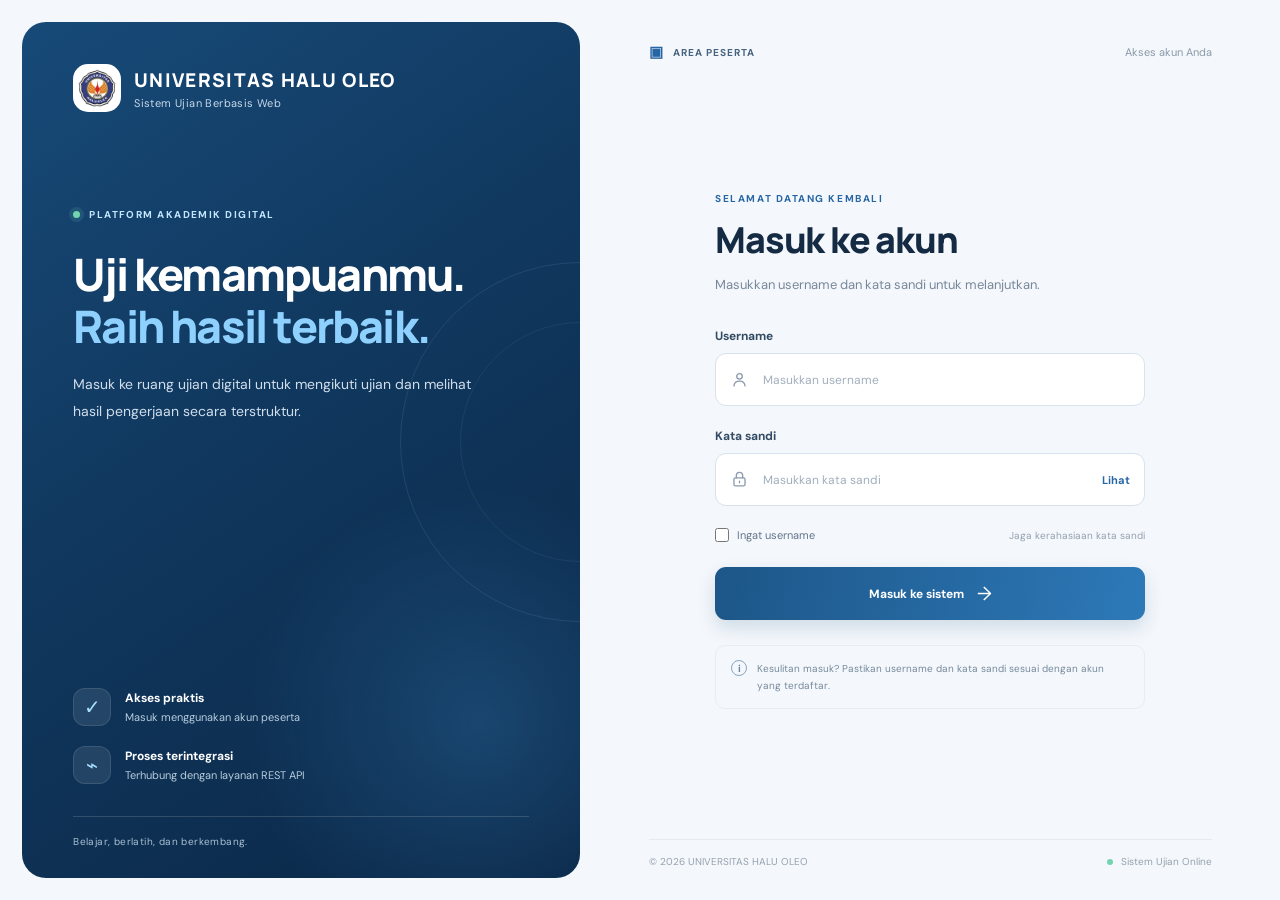
<file: index.html>
<!doctype html>
<html lang="id">
<head>
  <meta charset="utf-8">
  <meta name="viewport" content="width=device-width, initial-scale=1">
  <meta name="theme-color" content="#123b63">
  <title>Masuk | Sistem Ujian Online</title>
  <link rel="stylesheet" href="css/style.css">
  <script src="js/login.js" defer></script>
</head>
<body>
  <main class="page-shell">
    <section class="intro-panel" aria-label="Informasi sistem ujian">
      <div class="brand">
        <div class="brand-mark logo-mark">
          <img src="assets/logo-universitas-halu-oleo.png" alt="Logo Universitas Halu Oleo">
        </div>
        <div>
          <p class="brand-name">UNIVERSITAS HALU OLEO</p>
          <p class="brand-caption">Sistem Ujian Berbasis Web</p>
        </div>
      </div>

      <div class="intro-copy">
        <span class="eyebrow"><span class="status-dot"></span> PLATFORM AKADEMIK DIGITAL</span>
        <h1>Uji kemampuanmu.<br><span>Raih hasil terbaik.</span></h1>
        <p>Masuk ke ruang ujian digital untuk mengikuti ujian dan melihat hasil pengerjaan secara terstruktur.</p>
      </div>

      <div class="feature-list">
        <div class="feature-item">
          <span class="feature-icon" aria-hidden="true">✓</span>
          <div><strong>Akses praktis</strong><small>Masuk menggunakan akun peserta</small></div>
        </div>
        <div class="feature-item">
          <span class="feature-icon" aria-hidden="true">⌁</span>
          <div><strong>Proses terintegrasi</strong><small>Terhubung dengan layanan REST API</small></div>
        </div>
      </div>
      <div class="decor decor-one"></div>
      <div class="decor decor-two"></div>
      <p class="panel-footer">Belajar, berlatih, dan berkembang.</p>
    </section>

    <section class="form-panel" aria-labelledby="login-title">
      <div class="form-topline">
        <span class="secure-label"><span class="lock-icon" aria-hidden="true">▣</span> AREA PESERTA</span>
        <span class="topline-note">Akses akun Anda</span>
      </div>

      <div class="login-card">
        <div class="mobile-brand">
          <div class="brand-mark small logo-mark">
            <img src="assets/logo-universitas-halu-oleo.png" alt="Logo Universitas Halu Oleo">
          </div>
          <span class="brand-name">UNIVERSITAS HALU OLEO</span>
        </div>
        <div class="heading-block">
          <p class="section-kicker">SELAMAT DATANG KEMBALI</p>
          <h2 id="login-title">Masuk ke akun</h2>
          <p class="subheading">Masukkan username dan kata sandi untuk melanjutkan.</p>
        </div>

        <form id="login-form" novalidate>
          <div class="field-group">
            <label for="username">Username</label>
            <div class="input-wrap">
              <span class="input-icon" aria-hidden="true">
                <svg viewBox="0 0 24 24"><circle cx="12" cy="8" r="3.5"></circle><path d="M5 20c.5-4 3-6 7-6s6.5 2 7 6"></path></svg>
              </span>
              <input id="username" name="username" type="text" autocomplete="username"
                     placeholder="Masukkan username" maxlength="50" required>
            </div>
            <small class="field-error" id="username-error"></small>
          </div>

          <div class="field-group">
            <div class="label-row">
              <label for="password">Kata sandi</label>
            </div>
            <div class="input-wrap">
              <span class="input-icon" aria-hidden="true">
                <svg viewBox="0 0 24 24"><rect x="5" y="10" width="14" height="10" rx="2"></rect><path d="M8 10V7a4 4 0 0 1 8 0v3"></path><path d="M12 14v2"></path></svg>
              </span>
              <input id="password" name="password" type="password" autocomplete="current-password"
                     placeholder="Masukkan kata sandi" required>
              <button class="toggle-password" id="toggle-password" type="button" aria-label="Tampilkan kata sandi" aria-pressed="false">Lihat</button>
            </div>
            <small class="field-error" id="password-error"></small>
          </div>

          <div class="form-options">
            <label class="remember-option"><input id="remember-username" type="checkbox"> <span>Ingat username</span></label>
            <span class="password-note">Jaga kerahasiaan kata sandi</span>
          </div>

          <div id="form-message" class="form-message" role="status" aria-live="polite" hidden></div>

          <button class="submit-button" id="submit-button" type="submit">
            <span class="button-label">Masuk ke sistem</span>
            <span class="button-arrow" aria-hidden="true">→</span>
          </button>
        </form>

        <div class="help-note">
          <span class="help-mark" aria-hidden="true">i</span>
          <p>Kesulitan masuk? Pastikan username dan kata sandi sesuai dengan akun yang terdaftar.</p>
        </div>
      </div>

      <footer class="form-footer">
        <span>© <span id="current-year"></span> UNIVERSITAS HALU OLEO</span>
        <span><span class="footer-dot"></span> Sistem Ujian Online</span>
      </footer>
    </section>
  </main>
</body>
</html>
</file>
<file: css/style.css>
@import url('https://fonts.googleapis.com/css2?family=DM+Sans:wght@400;500;600;700&family=Manrope:wght@400;500;600;700;800&display=swap');

:root {
  --navy: #123b63;
  --navy-deep: #0b2948;
  --blue: #2766a5;
  --blue-bright: #2f80c9;
  --ink: #172c42;
  --muted: #718197;
  --line: #dce5ee;
  --surface: #ffffff;
  --canvas: #f4f7fb;
  --danger: #b42318;
  --success: #087443;
  font-family: "DM Sans", Arial, sans-serif;
  color: var(--ink);
  background: var(--canvas);
}

* { box-sizing: border-box; }
body { margin: 0; min-height: 100vh; background: var(--canvas); }
button, input { font: inherit; }
button { cursor: pointer; }

.page-shell {
  display: grid;
  grid-template-columns: minmax(360px, 0.92fr) minmax(460px, 1.08fr);
  min-height: 100vh;
  padding: 22px;
  gap: 22px;
}

.intro-panel {
  position: relative;
  display: flex;
  flex-direction: column;
  min-height: 680px;
  overflow: hidden;
  padding: 42px clamp(28px, 4vw, 62px) 30px;
  color: #fff;
  border-radius: 24px;
  background:
    radial-gradient(circle at 82% 82%, rgba(65, 145, 210, .25), transparent 28%),
    linear-gradient(145deg, #174a78 0%, #10375d 47%, #0a2746 100%);
  isolation: isolate;
}
.brand { display: flex; align-items: center; gap: 13px; position: relative; z-index: 1; }
.brand-mark {
  width: 48px; height: 48px; display: grid; place-items: center;
  background: rgba(255,255,255,.12); border: 1px solid rgba(255,255,255,.2);
  border-radius: 15px;
}
.brand-mark svg { width: 33px; fill: none; stroke: #fff; stroke-width: 2.2; stroke-linecap: round; stroke-linejoin: round; }
.brand-name { margin: 0; font-family: Manrope, sans-serif; font-weight: 800; letter-spacing: 1.3px; font-size: 19px; }
.brand-name span { color: #8dd0ff; }
.brand-caption { margin: 3px 0 0; font-size: 11px; color: #c6d8e9; letter-spacing: .4px; }
.intro-copy { position: relative; z-index: 1; margin-top: clamp(70px, 10vh, 112px); max-width: 520px; }
.eyebrow, .secure-label { display: inline-flex; align-items: center; gap: 9px; font-size: 10px; font-weight: 700; letter-spacing: 1.45px; }
.eyebrow { color: #c5e6ff; }
.status-dot, .footer-dot { display: inline-block; width: 7px; height: 7px; border-radius: 50%; background: #72d5b0; box-shadow: 0 0 0 4px rgba(114,213,176,.13); }
h1 { margin: 25px 0 19px; font: 800 clamp(34px, 3.5vw, 52px)/1.16 Manrope, sans-serif; letter-spacing: -1.8px; }
h1 span { color: #8ed1ff; }
.intro-copy > p { max-width: 410px; color: #d0deec; font-size: 14px; line-height: 1.9; margin: 0; }
.feature-list { display: grid; gap: 20px; margin-top: auto; padding-top: 50px; position: relative; z-index: 1; }
.feature-item { display: flex; align-items: center; gap: 14px; }
.feature-icon { display: grid; place-items: center; width: 38px; height: 38px; border-radius: 12px; color: #a8e0ff; background: rgba(255,255,255,.09); border: 1px solid rgba(255,255,255,.11); font-size: 20px; }
.feature-item strong { display: block; font-size: 12px; font-weight: 700; }
.feature-item small { display: block; margin-top: 4px; font-size: 11px; color: #b7ccdf; }
.panel-footer { margin: 32px 0 0; padding-top: 18px; border-top: 1px solid rgba(255,255,255,.15); color: #a9bfd3; font-size: 10px; letter-spacing: .4px; position: relative; z-index: 1; }
.decor { position: absolute; border: 1px solid rgba(174,219,250,.11); border-radius: 50%; pointer-events: none; }
.decor-one { width: 360px; height: 360px; right: -180px; top: 28%; }
.decor-two { width: 240px; height: 240px; right: -120px; top: calc(28% + 60px); border-color: rgba(174,219,250,.08); }

.form-panel { display: flex; flex-direction: column; justify-content: space-between; padding: 20px clamp(18px, 3.6vw, 58px) 10px; min-width: 0; }
.form-topline { display: flex; justify-content: space-between; align-items: center; color: #64778c; }
.secure-label { color: #47637f; letter-spacing: 1px; font-size: 10px; }
.lock-icon { color: var(--blue); font-size: 15px; }
.topline-note { font-size: 11px; color: #8a99a9; }
.login-card { width: 100%; max-width: 430px; margin: 44px auto; }
.mobile-brand { display: none; }
.section-kicker { color: var(--blue); font-size: 10px; font-weight: 700; letter-spacing: 1.55px; margin: 0 0 13px; }
h2 { margin: 0; font: 800 clamp(28px, 2.8vw, 36px)/1.2 Manrope, sans-serif; letter-spacing: -1.2px; color: #142b43; }
.subheading { margin: 13px 0 32px; color: #78889a; font-size: 13px; line-height: 1.7; }
.field-group { margin-bottom: 22px; }
.field-group label { display: block; font-size: 12px; font-weight: 700; color: #344c63; margin-bottom: 9px; }
.input-wrap { display: flex; align-items: center; min-height: 53px; border: 1px solid #d8e2ec; border-radius: 11px; background: #fff; transition: border-color .2s, box-shadow .2s; }
.input-wrap:focus-within { border-color: #4389c4; box-shadow: 0 0 0 4px rgba(47,128,201,.10); }
.input-icon { display: grid; place-items: center; width: 47px; flex: 0 0 47px; color: #8b9bad; }
.input-icon svg { width: 19px; height: 19px; fill: none; stroke: currentColor; stroke-width: 1.7; stroke-linecap: round; stroke-linejoin: round; }
.input-wrap input { width: 100%; min-width: 0; border: 0; outline: 0; background: transparent; padding: 14px 8px 14px 0; color: #23394e; font-size: 12px; }
.input-wrap input::placeholder { color: #a2afbd; }
.toggle-password { border: 0; background: transparent; padding: 10px 14px; color: var(--blue); font-size: 11px; font-weight: 700; }
.field-error { display: block; min-height: 0; color: var(--danger); font-size: 11px; margin-top: 6px; }
.field-error:not(:empty) { min-height: 14px; }
.form-options { display: flex; justify-content: space-between; align-items: center; gap: 12px; margin: 2px 0 25px; }
.remember-option { display: inline-flex; align-items: center; gap: 8px; color: #63758a; font-size: 11px; cursor: pointer; }
.remember-option input { accent-color: var(--blue); width: 14px; height: 14px; margin: 0; }
.password-note { font-size: 10px; color: #94a1af; }
.form-message { padding: 12px 13px; margin-bottom: 17px; border-radius: 9px; font-size: 12px; line-height: 1.5; }
.form-message.error { color: var(--danger); background: #fff1f0; border: 1px solid #ffd5d2; }
.form-message.success { color: var(--success); background: #edfbf4; border: 1px solid #c5eed9; }
.form-message.info { color: #245c89; background: #eef7ff; border: 1px solid #cfe8fb; }
.submit-button { display: flex; align-items: center; justify-content: center; gap: 13px; width: 100%; min-height: 53px; border: 0; border-radius: 11px; background: linear-gradient(100deg, #1d5688, #2d79b8); color: white; font-size: 12px; font-weight: 700; box-shadow: 0 8px 17px rgba(28,88,139,.17); transition: transform .18s, box-shadow .18s, opacity .18s; }
.submit-button:hover { transform: translateY(-1px); box-shadow: 0 11px 20px rgba(28,88,139,.22); }
.submit-button:disabled { opacity: .65; cursor: wait; transform: none; }
.button-arrow { font-size: 19px; font-weight: 400; }
.help-note { display: flex; align-items: flex-start; gap: 10px; margin-top: 25px; padding: 14px 15px; background: #f4f8fc; border: 1px solid #e6edf4; border-radius: 10px; }
.help-mark { display: grid; place-items: center; flex: 0 0 16px; width: 16px; height: 16px; border: 1px solid #8ba6c0; border-radius: 50%; color: #67829e; font-size: 10px; font-weight: 700; }
.help-note p { margin: 0; font-size: 10px; line-height: 1.7; color: #77899b; }
.form-footer { display: flex; justify-content: space-between; align-items: center; gap: 12px; color: #95a2af; font-size: 10px; padding-top: 15px; border-top: 1px solid #e4eaf0; }
.form-footer > span:last-child { display: flex; align-items: center; gap: 8px; }
.footer-dot { width: 6px; height: 6px; box-shadow: none; }

@media (max-width: 900px) {
  .page-shell { grid-template-columns: minmax(300px, .8fr) minmax(380px, 1.2fr); padding: 14px; gap: 14px; }
  .intro-panel { padding: 32px 28px 25px; }
  .form-panel { padding: 18px 24px 10px; }
  h1 { font-size: 36px; }
}
@media (max-width: 700px) {
  .page-shell { display: block; padding: 0; min-height: 100vh; }
  .intro-panel { display: none; }
  .form-panel { min-height: 100vh; padding: 20px 22px 15px; }
  .form-topline { padding: 2px 0; }
  .login-card { max-width: 430px; margin: 48px auto; }
  .mobile-brand { display: flex; align-items: center; gap: 10px; margin-bottom: 38px; }
  .brand-mark.small { width: 36px; height: 36px; border-radius: 11px; background: var(--navy); color: #fff; font: 800 17px Manrope, sans-serif; }
  .mobile-brand .brand-name { color: var(--navy); font-size: 16px; }
  .mobile-brand .brand-name span { color: var(--blue-bright); }
  .form-footer { font-size: 9px; }
}
@media (max-width: 420px) {
  .form-panel { padding-left: 18px; padding-right: 18px; }
  .topline-note, .password-note { display: none; }
  .login-card { margin: 35px auto; }
  .form-options { margin-bottom: 20px; }
}


/* Logo resmi Universitas Halu Oleo */
.brand-mark.logo-mark {
  overflow: hidden;
  padding: 3px;
  background: #fff;
  border-color: rgba(255,255,255,.35);
  flex: 0 0 48px;
}
.brand-mark.logo-mark img {
  display: block;
  width: 100%;
  height: 100%;
  object-fit: contain;
}
.brand-mark.small.logo-mark {
  width: 36px;
  height: 36px;
  flex-basis: 36px;
  padding: 2px;
  border-radius: 9px;
}
</file>
<file: css/admin.css>
@import url('https://fonts.googleapis.com/css2?family=DM+Sans:wght@400;500;600;700&family=Manrope:wght@400;500;600;700;800&display=swap');
:root{--navy:#123b63;--navy2:#0b2948;--blue:#2875b5;--ink:#172c42;--muted:#718197;--line:#e2eaf2;--canvas:#f4f7fb;--white:#fff;--green:#1b9866;--red:#b42318;font-family:"DM Sans",Arial,sans-serif;color:var(--ink);background:var(--canvas)}
*{box-sizing:border-box}body{margin:0}button,input{font:inherit}button{cursor:pointer}a{color:inherit;text-decoration:none}[hidden]{display:none!important}
.app-shell{min-height:100vh}.sidebar{position:fixed;inset:0 auto 0 0;width:250px;display:flex;flex-direction:column;padding:25px 17px 18px;background:linear-gradient(165deg,#123e68,#0b2948);color:#fff;z-index:10}
.brand{display:flex;align-items:center;gap:11px;padding:0 8px 32px}.brand-icon{width:43px;height:43px;border-radius:13px;background:#ffffff17;border:1px solid #ffffff2a;display:grid;place-items:center;flex-shrink:0}.brand-icon svg{width:29px;fill:none;stroke:#fff;stroke-width:2;stroke-linecap:round;stroke-linejoin:round}.brand strong{display:block;font:800 16px Manrope,sans-serif;letter-spacing:.7px}.brand strong span{color:#8ed1ff}.brand small{display:block;color:#c4d8e9;font-size:10px;margin-top:3px}.sidebar-label{font-size:9px;letter-spacing:1.6px;color:#90aec9;font-weight:700;padding:0 12px 12px}.side-nav{display:grid;gap:6px}.nav-link{display:flex;align-items:center;gap:12px;padding:12px 13px;border-radius:9px;color:#c4d6e7;font-size:12px;transition:.18s}.nav-link:hover{background:#ffffff0e;color:white}.nav-link.active{background:#ffffff19;color:#fff;font-weight:700;box-shadow:inset 3px 0 #83cfff}.nav-symbol{width:18px;text-align:center;font-size:17px}.soon-tag{margin-left:auto;font-size:8px;padding:3px 5px;border-radius:5px;background:#ffffff14;color:#a7c9e5;letter-spacing:.5px}.sidebar-bottom{margin-top:auto}.side-help{padding:15px 13px;border-radius:12px;background:#ffffff0d;border:1px solid #ffffff15;margin-bottom:16px}.help-bubble{width:22px;height:22px;border:1px solid #8abce3;color:#b9e0ff;border-radius:50%;display:grid;place-items:center;font-size:12px;margin-bottom:12px}.side-help strong{font-size:11px}.side-help p{font-size:10px;line-height:1.7;color:#a9c1d7;margin:6px 0 0}.logout-button{display:flex;align-items:center;gap:10px;width:100%;padding:12px;border:1px solid #ffffff20;border-radius:9px;background:transparent;color:#d3e2ef;font-size:11px;text-align:left}.logout-button:hover{background:#ffffff12}.logout-button span{font-size:17px}
.main-area{margin-left:250px;min-height:100vh}.topbar{height:76px;display:flex;align-items:center;justify-content:space-between;padding:0 36px;background:#fff;border-bottom:1px solid var(--line)}.breadcrumbs{display:flex;align-items:center;gap:11px;font-size:11px;color:#7d8da0}.breadcrumbs span:first-child{font-weight:700;color:#41617e;letter-spacing:.4px}.breadcrumbs strong{color:#213c55}.crumb-separator{color:#c2ccd6}.topbar-right{display:flex;align-items:center;gap:25px}.system-status{display:flex;align-items:center;gap:7px;color:#65798d;font-size:10px}.system-status i,.connection-badge i{width:7px;height:7px;background:#54cba0;border-radius:50%;display:inline-block}.user-chip{display:flex;align-items:center;gap:10px;border-left:1px solid var(--line);padding-left:22px}.avatar{width:36px;height:36px;display:grid;place-items:center;border-radius:11px;background:#e5f1fc;color:#1d6096;font-weight:800;font-size:13px}.user-chip-text strong{display:block;font-size:11px}.user-chip-text small{display:block;color:#8594a5;font-size:9px;margin-top:3px}.menu-toggle{display:none}
.content{max-width:1450px;margin:0 auto;padding:34px 36px 18px}.welcome-row,.page-heading-row{display:flex;justify-content:space-between;align-items:center;gap:20px;margin-bottom:25px}.eyebrow{font-size:9px;letter-spacing:1.7px;color:#2a75ad;font-weight:800;margin:0 0 9px}.welcome-row h1,.page-heading-row h1{font:800 31px/1.2 Manrope,sans-serif;letter-spacing:-.9px;margin:0;color:#142e47}.page-subtitle{font-size:12px;color:#7a8a9b;line-height:1.7;margin:10px 0 0}.page-subtitle strong{color:#2a4863}.date-card{display:flex;align-items:center;gap:11px;padding:12px 15px;background:#fff;border:1px solid var(--line);border-radius:11px}.date-icon{display:grid;place-items:center;width:33px;height:33px;background:#edf5fc;border-radius:9px;color:#3978aa;font-size:18px}.date-card small{display:block;color:#8b9aaa;font-size:9px}.date-card strong{display:block;font-size:11px;margin-top:4px}
.notice{padding:12px 15px;border:1px solid #cfe4f7;background:#eef7ff;color:#245b87;border-radius:9px;font-size:11px;margin-bottom:18px;line-height:1.6}.notice.error{border-color:#ffd6d2;background:#fff2f1;color:#a32a20}.notice.success{border-color:#c8eedc;background:#effbf5;color:#16724b}
.stat-grid{display:grid;grid-template-columns:repeat(3,minmax(0,1fr));gap:17px;margin-bottom:20px}.stat-card,.panel{background:#fff;border:1px solid var(--line);border-radius:13px;box-shadow:0 3px 12px #183a5705}.stat-card{padding:19px 20px 17px}.stat-top{display:flex;align-items:center;justify-content:space-between}.stat-label{font-size:11px;color:#6f8295;font-weight:600}.stat-icon{width:35px;height:35px;border-radius:10px;display:grid;place-items:center;font-size:19px}.stat-icon.blue,.quick-icon.blue{background:#eaf4ff;color:#2c77b6}.stat-icon.violet,.quick-icon.violet{background:#f1edff;color:#7862c2}.stat-icon.green{background:#e8f8f0;color:#26956a}.stat-value{font:800 29px Manrope,sans-serif;color:#18334c;margin-top:16px}.stat-word{font-size:25px}.stat-word span{font-size:12px;color:#7e8fa1;font-weight:600}.stat-foot{display:flex;align-items:center;gap:7px;color:#8a99a9;font-size:9px;margin-top:12px}.tiny-dot{width:6px;height:6px;border-radius:50%;background:#9aabba}.blue-dot{background:#4a98d6}
.main-grid{display:grid;grid-template-columns:1.05fr .95fr;gap:18px;margin-bottom:18px}.panel{padding:21px}.panel-heading{display:flex;justify-content:space-between;align-items:flex-start;gap:12px;margin-bottom:16px}.panel-heading h2,.endpoint-panel h2{font:800 15px Manrope,sans-serif;margin:0;color:#1a354e}.panel-heading p{font-size:10px;color:#8a99a9;margin:6px 0 0}.panel-heading-icon{color:#91a4b7;font-size:19px}.quick-list{display:grid}.quick-item{display:flex;align-items:center;gap:12px;padding:13px 2px;border:0;border-top:1px solid #edf1f5;background:transparent;text-align:left;width:100%}.quick-item:first-child{border-top:0}.quick-item:hover .quick-arrow{transform:translateX(3px);color:var(--blue)}.quick-icon{width:38px;height:38px;border-radius:10px;display:grid;place-items:center;font-size:19px;flex-shrink:0}.quick-copy{flex:1}.quick-copy strong{display:block;font-size:11px}.quick-copy small{display:block;color:#8a99a9;font-size:9px;margin-top:4px}.quick-arrow{font-size:18px;color:#9aaaba;transition:.15s}.research-item{display:flex;gap:12px;padding:12px 0;border-top:1px solid #edf1f5}.research-number{display:grid;place-items:center;flex:0 0 28px;width:28px;height:28px;border-radius:8px;background:#edf5fc;color:#3979aa;font-size:10px;font-weight:800}.research-item strong{font-size:10px}.research-item p{font-size:9px;color:#8998a8;margin:4px 0 0;line-height:1.6}.research-note{display:flex;gap:9px;align-items:flex-start;background:#f5f8fc;border-radius:8px;padding:11px;margin-top:8px;font-size:9px;line-height:1.7;color:#75879a}.research-note span{display:grid;place-items:center;border:1px solid #9cb4ca;border-radius:50%;width:14px;height:14px;flex:0 0 14px;color:#6385a3;font-weight:700}
.system-panel{margin-bottom:16px}.connection-badge{display:flex;align-items:center;gap:7px;padding:6px 9px;border-radius:7px;background:#effbf5;color:#287a5b;font-size:9px;font-weight:700}.system-info-grid{display:grid;grid-template-columns:1.1fr 1fr 1fr;gap:12px}.system-info-grid>div{padding:13px;background:#f8fafc;border:1px solid #edf1f5;border-radius:8px;min-width:0}.system-info-grid small{display:block;color:#8796a6;font-size:9px;margin-bottom:7px}.system-info-grid strong{font-size:10px;color:#37536d;overflow-wrap:anywhere}
.footer{display:flex;justify-content:space-between;gap:12px;padding:18px 2px 0;color:#9aa7b4;font-size:9px}
.page-heading-row{align-items:flex-end}.secondary-button,.primary-button{border-radius:8px;padding:10px 14px;font-size:11px;font-weight:700}.secondary-button{background:#fff;border:1px solid #dce5ee;color:#47657e}.secondary-button:hover{background:#f4f8fc}.primary-button{background:#246ba7;border:1px solid #246ba7;color:#fff}.table-panel{padding:0;overflow:hidden}.table-toolbar{display:flex;justify-content:space-between;align-items:center;gap:14px;padding:18px 20px;border-bottom:1px solid var(--line)}.table-toolbar strong{display:block;font-size:12px}.table-toolbar small{display:block;color:#8a99a9;font-size:10px;margin-top:5px}.table-toolbar input,.result-form input{border:1px solid #dce5ee;border-radius:8px;padding:10px 12px;font-size:11px;outline:0;min-width:200px}.table-toolbar input:focus,.result-form input:focus{border-color:#4389c4;box-shadow:0 0 0 3px #2f80c91a}.table-scroll{overflow:auto}table{border-collapse:collapse;width:100%;min-width:520px}th{text-align:left;padding:13px 20px;background:#f8fafc;color:#8494a5;font-size:9px;letter-spacing:.7px}td{padding:14px 20px;border-top:1px solid #edf1f5;vertical-align:top;font-size:11px;color:#4a6075;line-height:1.6}td:first-child{font-weight:700;color:#2e5879;width:70px}.option-pills{display:flex;flex-wrap:wrap;gap:5px}.option-pill{background:#f0f6fc;border:1px solid #e0edf7;color:#4b7192;border-radius:5px;padding:4px 6px;font-size:9px}.empty-cell{text-align:center;color:#8a99a9;padding:30px}.table-footnote{font-size:10px;line-height:1.7;color:#8a99a9;padding:0 20px 18px;margin:0}.table-footnote code,.page-subtitle code{font-family:Consolas,monospace;background:#f1f5f9;padding:3px 5px;border-radius:4px;color:#315a7c}
.endpoint-panel{max-width:760px}.endpoint-icon{display:grid;place-items:center;width:44px;height:44px;background:#f1edff;color:#7862c2;border-radius:12px;font-size:22px;margin-bottom:16px}.endpoint-panel>p{font-size:11px;color:#7b8c9d;line-height:1.8;max-width:620px}.result-form{margin:22px 0}.result-form label{display:block;font-size:11px;font-weight:700;margin-bottom:8px}.result-form-row{display:flex;gap:10px}.result-form input{flex:1;min-width:0}.result-output{padding:15px;border:1px solid #dce8f3;border-radius:10px;background:#f7fbff;margin:15px 0}.result-output.error{background:#fff3f2;border-color:#ffd6d2;color:#a32a20}.result-data{display:grid;grid-template-columns:repeat(3,1fr);gap:12px}.result-data div{padding:12px;background:#fff;border-radius:8px;border:1px solid #e8eef4}.result-data small{display:block;color:#8594a5;font-size:9px}.result-data strong{display:block;font:800 20px Manrope,sans-serif;margin-top:6px;color:#1c4263}
@media(max-width:1100px){.sidebar{width:220px}.main-area{margin-left:220px}.content{padding:28px 24px}.topbar{padding:0 24px}.main-grid{grid-template-columns:1fr}.stat-grid{gap:12px}.stat-card{padding:16px}}
@media(max-width:760px){.sidebar{transform:translateX(-100%);transition:transform .22s;width:250px;box-shadow:12px 0 30px #0b294820}.sidebar.open{transform:translateX(0)}.main-area{margin-left:0}.topbar{height:65px;padding:0 17px;gap:12px}.menu-toggle{display:block;border:1px solid var(--line);background:#fff;border-radius:8px;width:35px;height:35px;color:#34546f}.breadcrumbs{margin-right:auto}.topbar-right{gap:10px}.system-status{display:none}.user-chip{padding-left:10px}.user-chip-text{display:none}.content{padding:25px 16px 16px}.welcome-row{align-items:flex-start}.date-card{display:none}.stat-grid{grid-template-columns:1fr}.stat-card{padding:17px}.main-grid{grid-template-columns:1fr}.system-info-grid{grid-template-columns:1fr}.page-heading-row{align-items:flex-start;flex-direction:column}.table-toolbar{align-items:stretch;flex-direction:column}.table-toolbar input{width:100%;min-width:0}.footer{font-size:8px}.result-data{grid-template-columns:1fr}.result-form-row{flex-direction:column}.result-form input{width:100%}}


/* Logo resmi Universitas Halu Oleo pada sidebar */
.brand-icon.logo-icon {
  overflow: hidden;
  padding: 3px;
  background: #fff;
  border-color: rgba(255,255,255,.3);
}
.brand-icon.logo-icon img {
  display: block;
  width: 100%;
  height: 100%;
  object-fit: contain;
}
</file>
<file: css/peserta.css>
@import url('https://fonts.googleapis.com/css2?family=DM+Sans:wght@400;500;600;700&family=Manrope:wght@600;700;800&display=swap');*{box-sizing:border-box}body{margin:0;background:#f4f7fb;color:#172c42;font:13px 'DM Sans',Arial}button,select{font:inherit;cursor:pointer}[hidden]{display:none!important}.sidebar{position:fixed;inset:0 auto 0 0;width:245px;background:linear-gradient(160deg,#123e68,#0b2948);padding:24px 16px;color:#fff;display:flex;flex-direction:column}.brand{display:flex;align-items:center;gap:10px;padding-bottom:35px}.brand img{width:43px;height:43px;object-fit:contain;background:white;border-radius:11px;padding:3px}.brand b{font:800 10px Manrope;display:block}.brand small{font-size:9px;color:#c4d8e9;display:block;margin-top:5px}.label{font-size:9px;letter-spacing:1.5px;color:#90aec9}.nav,.logout{border:0;background:transparent;color:#d2e1ef;padding:13px;text-align:left;border-radius:8px;margin:3px 0}.nav.active,.nav:hover{background:#ffffff20;color:#fff}.bottom{margin-top:auto}.help{padding:14px;border:1px solid #ffffff20;border-radius:10px;font-size:11px}.help p{font-size:10px;line-height:1.6;color:#b6cce0}.logout{width:100%;border:1px solid #ffffff25}.main{margin-left:245px}.topbar{height:70px;background:#fff;border-bottom:1px solid #e2eaf2;display:flex;align-items:center;justify-content:space-between;padding:0 32px;color:#647b91;font-size:11px}.profile{display:flex;gap:10px;align-items:center}.profile i{width:7px;height:7px;background:#54cba0;border-radius:50%}.profile small{color:#8293a4}.content{padding:32px;max-width:1400px;margin:auto}.eyebrow{font-size:9px;letter-spacing:1.6px;font-weight:bold;color:#2875b5}.head{display:flex;justify-content:space-between;align-items:center;gap:15px;margin-bottom:24px}h1{font:800 30px Manrope;margin:0;color:#142e47}.head p,.muted{font-size:12px;color:#7a8a9b;line-height:1.7}.date,.card,.panel,.progress{background:#fff;border:1px solid #e2eaf2;border-radius:12px;padding:17px}.stats{display:grid;grid-template-columns:repeat(3,1fr);gap:15px;margin-bottom:18px}.card small{color:#718197}.card strong{display:block;font:800 27px Manrope;margin-top:15px}.card p{font-size:10px;color:#8a99a9}.columns{display:grid;grid-template-columns:1.1fr .9fr;gap:18px}.panel{padding:21px;margin-bottom:15px}.panel h2{font:800 15px Manrope;margin:0 0 8px}.callout{display:flex;align-items:center;gap:12px;padding:15px;background:#f7fbff;border:1px solid #e5eef7;border-radius:9px}.icon{width:40px;height:40px;border-radius:9px;background:#e5f2ff;color:#2875b5;display:grid;place-items:center;font-size:22px}.callout p{font-size:10px;color:#7b8c9d}.panel ul{font-size:10px;line-height:2.2;color:#718499;padding-left:18px}.primary,.secondary{padding:11px 14px;border-radius:8px;font-size:11px;font-weight:bold}.primary{background:linear-gradient(100deg,#1d5688,#2d79b8);color:#fff;border:1px solid #246ba7}.secondary{background:#fff;color:#47657e;border:1px solid #dce5ee}.panel>.primary,.panel>.secondary{width:100%;margin-top:10px}.result{padding:16px;background:#f7fafc;border:1px solid #e7edf3;border-radius:9px;margin:16px 0;font-size:11px;line-height:1.8}.notice{padding:12px;border-radius:8px;background:#eef7ff;border:1px solid #cfe4f7;color:#245b87;margin:12px 0;font-size:11px}.notice.error{background:#fff2f1;border-color:#ffd6d2;color:#a32a20}.notice.success{background:#effbf5;border-color:#c8eedc;color:#16724b}.progress{display:grid;grid-template-columns:1fr auto;gap:9px;margin-bottom:14px;font-size:11px}.progress span{color:#8293a4}.track{grid-column:1/-1;height:6px;background:#edf2f7;border-radius:8px;overflow:hidden}.track div{height:100%;background:#2d80bc;width:0}.questions{display:grid;gap:12px}.qhead{display:flex;gap:12px;font-size:12px;line-height:1.7;font-weight:bold}.qnum{background:#eaf4ff;color:#2875b5;border-radius:7px;padding:7px 10px;height:30px}.options{display:grid;grid-template-columns:1fr 1fr;gap:8px;margin:12px 0 0 42px}.option{display:flex;gap:8px;padding:10px;border:1px solid #e1e9f1;border-radius:8px;font-size:10px;line-height:1.6}.option:has(input:checked){border-color:#438bc3;background:#eff7ff}.option input{accent-color:#2875b5}.submit{display:flex;align-items:center;justify-content:space-between;gap:12px}.submit p{margin-bottom:0}.result-grid{display:grid;grid-template-columns:repeat(3,1fr);gap:8px}.result-grid div{padding:10px;background:white;border:1px solid #e7edf3;border-radius:8px}.result-grid small{display:block;color:#8594a5}.result-grid strong{display:block;font:800 20px Manrope;margin-top:6px}footer{display:flex;justify-content:space-between;color:#9aa7b4;font-size:9px;padding:20px 2px}.menu{display:none}@media(max-width:950px){.sidebar{width:215px}.main{margin-left:215px}.content{padding:24px}.columns{grid-template-columns:1fr}}@media(max-width:700px){.sidebar{transform:translateX(-100%);z-index:3;transition:.2s;width:245px}.sidebar.open{transform:translateX(0)}.main{margin-left:0}.topbar{padding:0 14px}.menu{display:block}.content{padding:20px 14px}.head{align-items:flex-start}.date{display:none}.stats{grid-template-columns:1fr}.columns{grid-template-columns:1fr}.options{grid-template-columns:1fr;margin-left:0}.submit{align-items:stretch;flex-direction:column}.submit>div:last-child{display:grid;gap:8px}.submit select{width:100%}.result-grid{grid-template-columns:1fr}}
</file>
